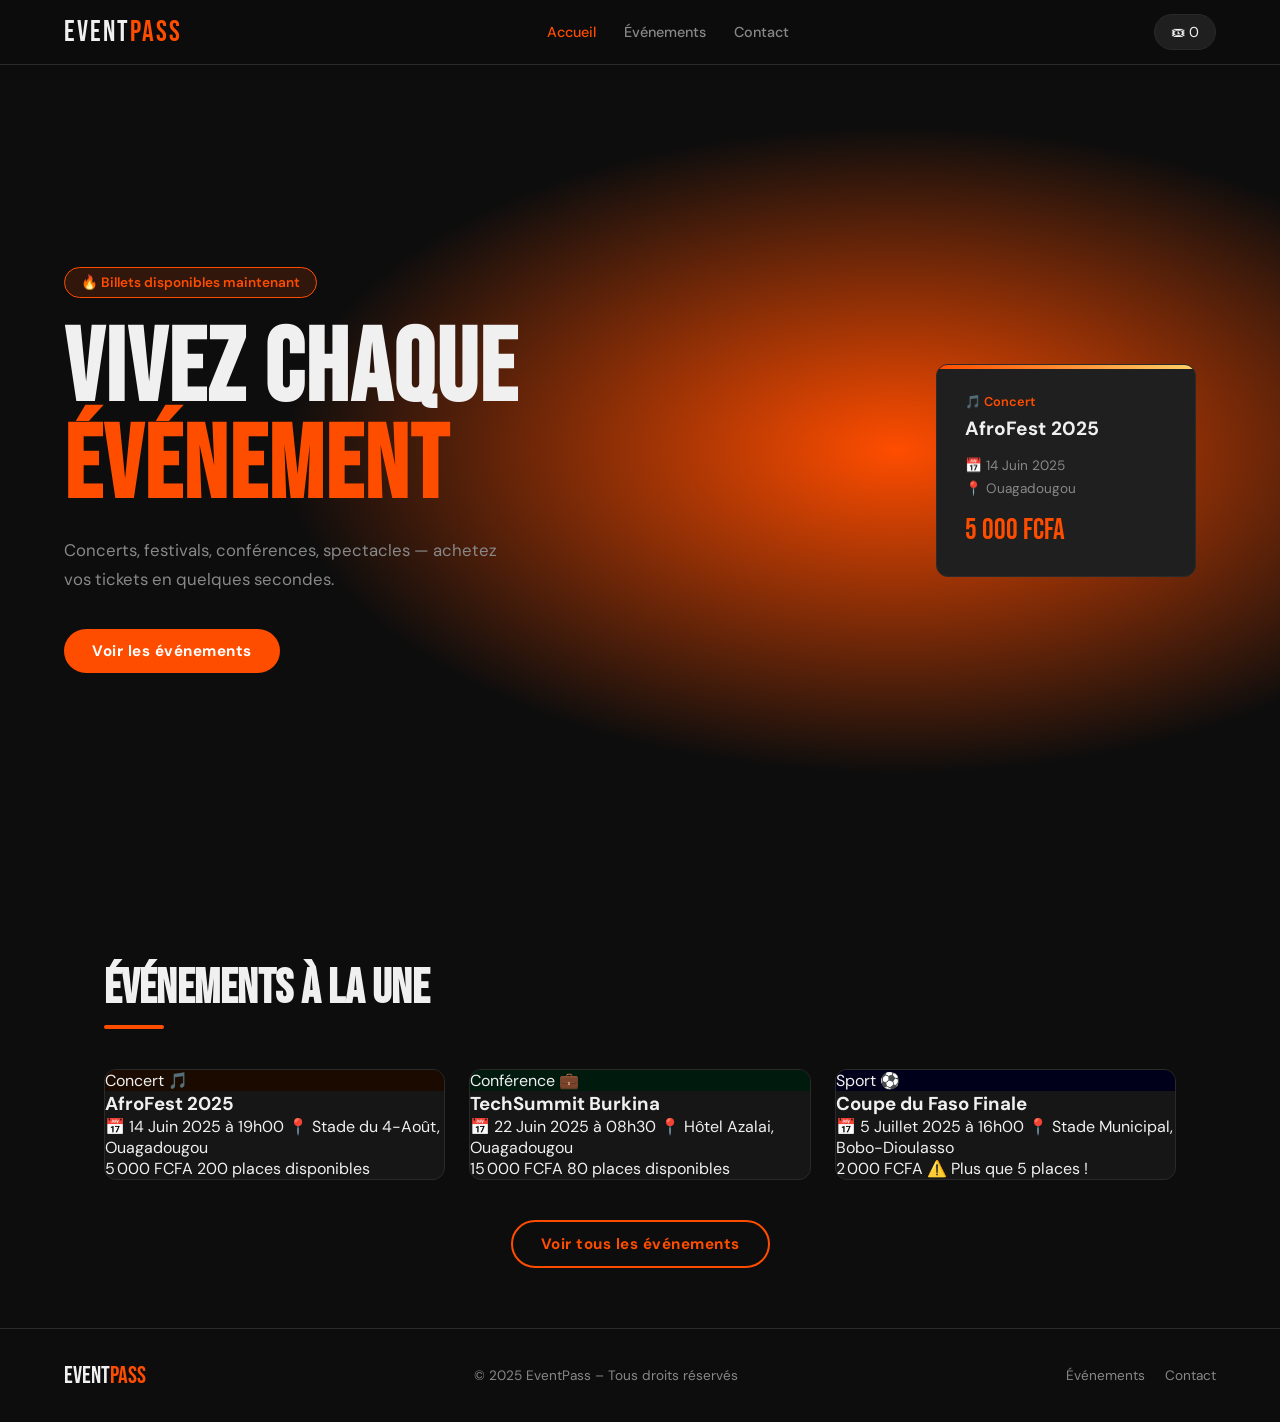
<file: index.html>
<!DOCTYPE html>
<html lang="fr">
<head>
  <meta charset="UTF-8" />
  <meta name="viewport" content="width=device-width, initial-scale=1.0" />
  <title>EventPass – Achetez vos tickets en ligne</title>
  <link rel="stylesheet" href="css/style.css" />
  <link rel="preconnect" href="https://fonts.googleapis.com" />
  <link href="https://fonts.googleapis.com/css2?family=Bebas+Neue&family=DM+Sans:wght@300;400;500;700&display=swap" rel="stylesheet" />
</head>
<body>

  <!-- ====== NAVBAR ====== -->
  <header class="navbar">
    <div class="navbar-logo">Event<span>Pass</span></div>
    <nav class="navbar-links">
      <a href="index.html" class="active">Accueil</a>
      <a href="events.html">Événements</a>
      <a href="contact.html">Contact</a>
    </nav>
    <button class="navbar-cart" id="cartBtn" aria-label="Panier" type="button">
      🎟 <span id="cartCount">0</span>
    </button>
    <button class="navbar-toggle" id="menuToggle" aria-label="Menu" type="button">☰</button>
  </header>

  <!-- ====== HERO ====== -->
  <section class="hero">
    <div class="hero-content">
      <p class="hero-tag">🔥 Billets disponibles maintenant</p>
      <h1 class="hero-title">Vivez chaque<br/><span>événement</span></h1>
      <p class="hero-sub">Concerts, festivals, conférences, spectacles — achetez vos tickets en quelques secondes.</p>
      <a href="events.html" class="btn btn-primary">Voir les événements</a>
    </div>
    <div class="hero-visual">
      <div class="ticket-card floating">
        <div class="ticket-card-top">
          <span class="ticket-card-cat">🎵 Concert</span>
          <strong>AfroFest 2025</strong>
        </div>
        <div class="ticket-card-info">
          <span>📅 14 Juin 2025</span>
          <span>📍 Ouagadougou</span>
        </div>
        <div class="ticket-card-price">5 000 FCFA</div>
      </div>
    </div>
  </section>

  <!-- ====== EVENTS PREVIEW ====== -->
  <section class="section events-preview" id="eventsSection">
    <h2 class="section-title">Événements à la une</h2>
    <div class="events-grid" id="eventsGrid">
      <!-- Filled by JS -->
    </div>
    <div class="section-cta">
      <a href="events.html" class="btn btn-outline">Voir tous les événements</a>
    </div>
  </section>

  <!-- ====== MODAL PANIER ====== -->
  <div class="modal-overlay" id="cartModal">
    <div class="modal">
      <button class="modal-close" id="closeCart" type="button">✕</button>
      <h2>🛒 Mon Panier</h2>
      <div id="cartItems" class="cart-items"></div>
      <div class="cart-total">
        Total : <strong id="cartTotal">0 FCFA</strong>
      </div>
      <button class="btn btn-primary" id="checkoutBtn" type="button">Procéder au paiement</button>
    </div>
  </div>

  <!-- ====== MODAL CONFIRMATION ====== -->
  <div class="modal-overlay" id="confirmModal">
    <div class="modal modal-confirm">
      <div class="confirm-icon">✅</div>
      <h2>Commande confirmée !</h2>
      <p>Votre ticket a été réservé avec succès.<br/>Un e-mail de confirmation vous sera envoyé.</p>
      <button class="btn btn-primary" id="closeConfirm" type="button">Retour à l'accueil</button>
    </div>
  </div>

  <!-- ====== FOOTER ====== -->
  <footer class="footer">
    <div class="footer-brand">Event<span>Pass</span></div>
    <p>© 2025 EventPass – Tous droits réservés</p>
    <div class="footer-links">
      <a href="events.html">Événements</a>
      <a href="contact.html">Contact</a>
    </div>
  </footer>

  <script src="js/data.js"></script>
  <script src="js/cart.js"></script>
  <script src="js/app.js"></script>
</body>
</html>
</file>
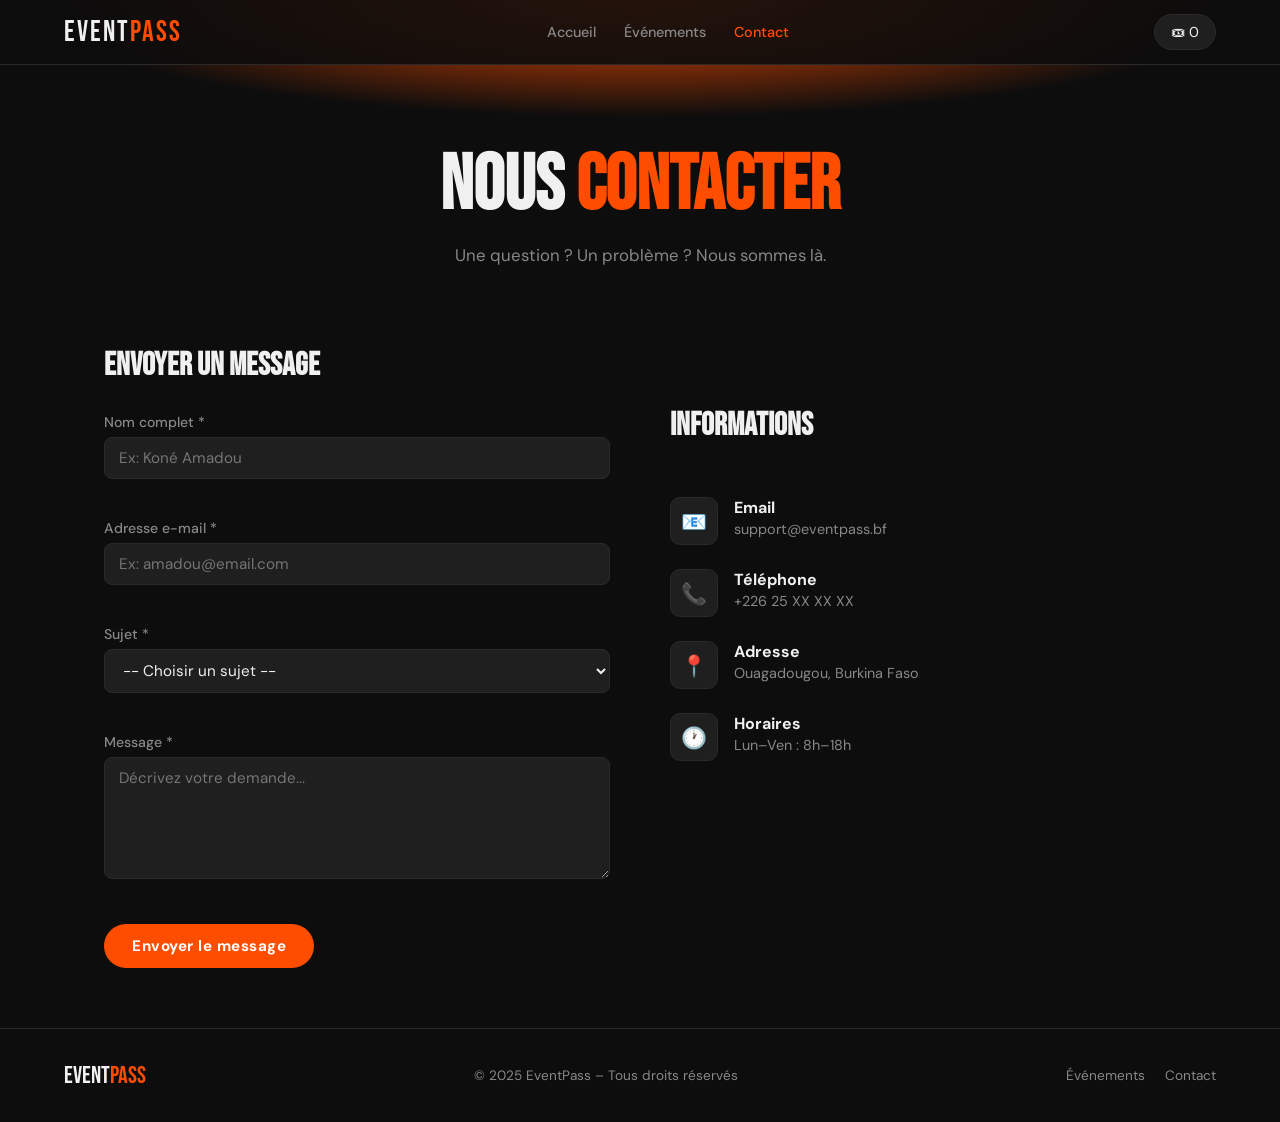
<file: contact.html>
<!DOCTYPE html>
<html lang="fr">
<head>
  <meta charset="UTF-8" />
  <meta name="viewport" content="width=device-width, initial-scale=1.0" />
  <title>Contact – EventPass</title>
  <link rel="stylesheet" href="css/style.css" />
  <link rel="preconnect" href="https://fonts.googleapis.com" />
  <link href="https://fonts.googleapis.com/css2?family=Bebas+Neue&family=DM+Sans:wght@300;400;500;700&display=swap" rel="stylesheet" />
</head>
<body>

  <header class="navbar">
    <div class="navbar-logo"><a href="index.html">Event<span>Pass</span></a></div>
    <nav class="navbar-links">
      <a href="index.html">Accueil</a>
      <a href="events.html">Événements</a>
      <a href="contact.html" class="active">Contact</a>
    </nav>
    <button class="navbar-cart" id="cartBtn" aria-label="Panier" type="button">
      🎟 <span id="cartCount">0</span>
    </button>
    <button class="navbar-toggle" id="menuToggle" aria-label="Menu" type="button">☰</button>
  </header>

  <section class="page-header">
    <h1>Nous <span>Contacter</span></h1>
    <p>Une question ? Un problème ? Nous sommes là.</p>
  </section>

  <section class="section contact-section">
    <div class="contact-grid">
      <!-- FORMULAIRE -->
      <div class="contact-form-wrap">
        <h2>Envoyer un message</h2>
        <div class="contact-form" id="contactForm">
          <div class="form-group">
            <label for="name">Nom complet *</label>
            <input type="text" id="name" placeholder="Ex: Koné Amadou" />
            <span class="form-error" id="nameError"></span>
          </div>
          <div class="form-group">
            <label for="email">Adresse e-mail *</label>
            <input type="email" id="email" placeholder="Ex: amadou@email.com" />
            <span class="form-error" id="emailError"></span>
          </div>
          <div class="form-group">
            <label for="subject">Sujet *</label>
            <select id="subject">
              <option value="">-- Choisir un sujet --</option>
              <option value="ticket">Problème de ticket</option>
              <option value="paiement">Problème de paiement</option>
              <option value="event">Proposer un événement</option>
              <option value="autre">Autre</option>
            </select>
            <span class="form-error" id="subjectError"></span>
          </div>
          <div class="form-group">
            <label for="message">Message *</label>
            <textarea id="message" rows="5" placeholder="Décrivez votre demande..."></textarea>
            <span class="form-error" id="messageError"></span>
          </div>
          <button class="btn btn-primary" id="sendBtn" type="button">Envoyer le message</button>
          <div class="form-success" id="formSuccess" style="display:none;">
            ✅ Votre message a bien été envoyé ! Nous vous répondrons sous 24h.
          </div>
        </div>
      </div>

      <!-- INFOS -->
      <div class="contact-info">
        <h2>Informations</h2>
        <div class="contact-info-item">
          <div class="contact-info-icon">📧</div>
          <div>
            <strong>Email</strong>
            <p>support@eventpass.bf</p>
          </div>
        </div>
        <div class="contact-info-item">
          <div class="contact-info-icon">📞</div>
          <div>
            <strong>Téléphone</strong>
            <p>+226 25 XX XX XX</p>
          </div>
        </div>
        <div class="contact-info-item">
          <div class="contact-info-icon">📍</div>
          <div>
            <strong>Adresse</strong>
            <p>Ouagadougou, Burkina Faso</p>
          </div>
        </div>
        <div class="contact-info-item">
          <div class="contact-info-icon">🕐</div>
          <div>
            <strong>Horaires</strong>
            <p>Lun–Ven : 8h–18h</p>
          </div>
        </div>
      </div>
    </div>
  </section>

  <footer class="footer">
    <div class="footer-brand">Event<span>Pass</span></div>
    <p>© 2025 EventPass – Tous droits réservés</p>
    <div class="footer-links">
      <a href="events.html">Événements</a>
      <a href="contact.html">Contact</a>
    </div>
  </footer>

  <script src="js/data.js"></script>
  <script src="js/cart.js"></script>
  <script src="js/contact.js"></script>
</body>
</html>
</file>
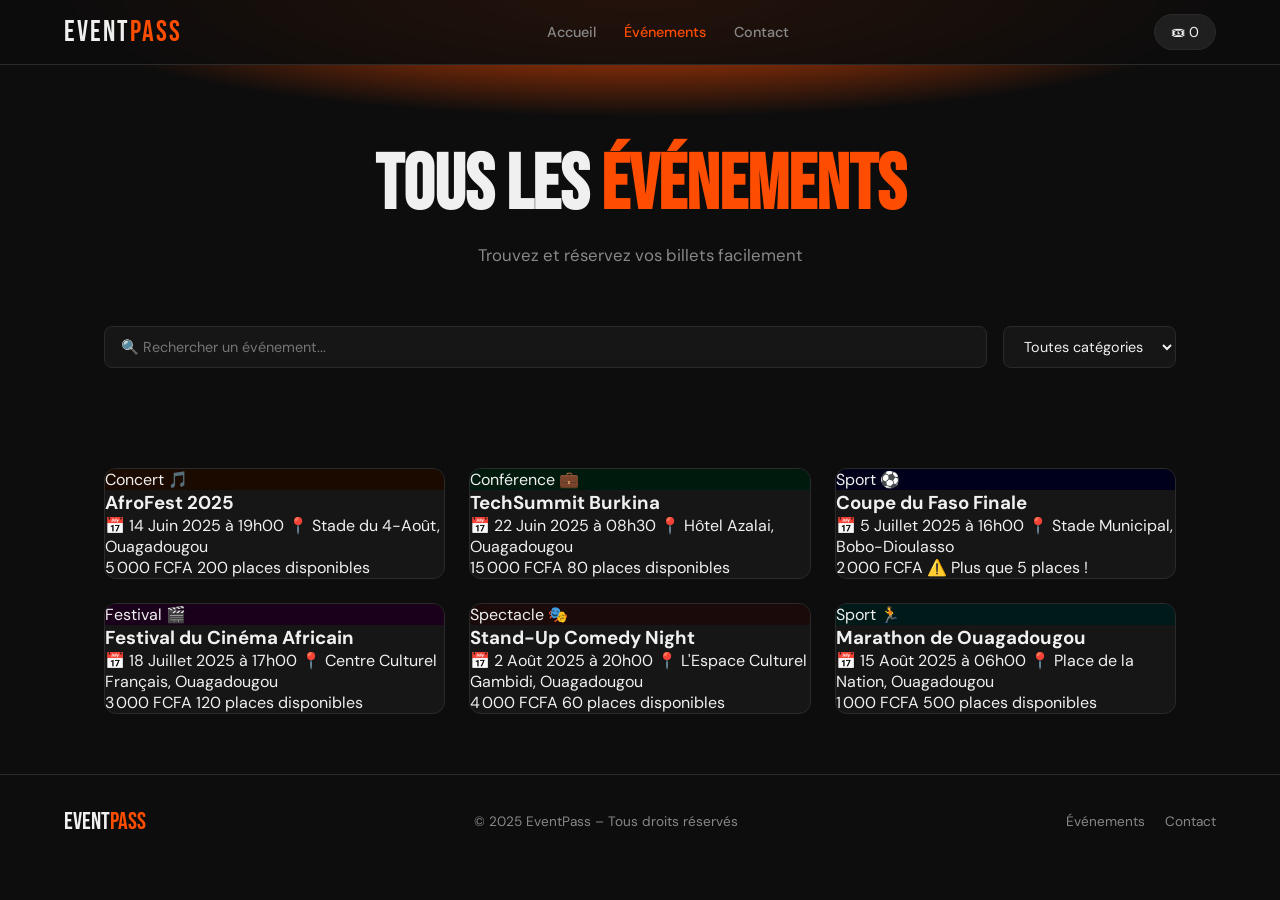
<file: events.html>
<!DOCTYPE html>
<html lang="fr">
<head>
  <meta charset="UTF-8" />
  <meta name="viewport" content="width=device-width, initial-scale=1.0" />
  <title>Événements – EventPass</title>
  <link rel="stylesheet" href="css/style.css" />
  <link rel="preconnect" href="https://fonts.googleapis.com" />
  <link href="https://fonts.googleapis.com/css2?family=Bebas+Neue&family=DM+Sans:wght@300;400;500;700&display=swap" rel="stylesheet" />
</head>
<body>

  <header class="navbar">
    <div class="navbar-logo"><a href="index.html">Event<span>Pass</span></a></div>
    <nav class="navbar-links">
      <a href="index.html">Accueil</a>
      <a href="events.html" class="active">Événements</a>
      <a href="contact.html">Contact</a>
    </nav>
    <button class="navbar-cart" id="cartBtn" aria-label="Panier" type="button">
      🎟 <span id="cartCount">0</span>
    </button>
    <button class="navbar-toggle" id="menuToggle" aria-label="Menu" type="button">☰</button>
  </header>

  <section class="page-header">
    <h1>Tous les <span>Événements</span></h1>
    <p>Trouvez et réservez vos billets facilement</p>
  </section>

  <!-- FILTRES -->
  <section class="filters section">
    <div class="filters-row">
      <input type="text" id="searchInput" class="filters-search" placeholder="🔍 Rechercher un événement..." />
      <select id="categoryFilter" class="filters-select">
        <option value="">Toutes catégories</option>
        <option value="Concert">🎵 Concert</option>
        <option value="Festival">🎪 Festival</option>
        <option value="Conférence">💼 Conférence</option>
        <option value="Sport">⚽ Sport</option>
        <option value="Spectacle">🎭 Spectacle</option>
      </select>
    </div>
  </section>

  <!-- LISTE ÉVÉNEMENTS -->
  <section class="section">
    <div class="events-grid" id="eventsGrid">
      <!-- Filled by JS -->
    </div>
    <p id="noResult" class="no-result" style="display:none;">Aucun événement trouvé.</p>
  </section>

  <!-- MODAL DÉTAIL -->
  <div class="modal-overlay" id="detailModal">
    <div class="modal modal-detail">
      <button class="modal-close" id="closeDetail" type="button">✕</button>
      <div id="detailContent"></div>
    </div>
  </div>

  <!-- MODAL PANIER -->
  <div class="modal-overlay" id="cartModal">
    <div class="modal">
      <button class="modal-close" id="closeCart" type="button">✕</button>
      <h2>🛒 Mon Panier</h2>
      <div id="cartItems" class="cart-items"></div>
      <div class="cart-total">Total : <strong id="cartTotal">0 FCFA</strong></div>
      <button class="btn btn-primary" id="checkoutBtn" type="button">Procéder au paiement</button>
    </div>
  </div>

  <!-- MODAL CONFIRMATION -->
  <div class="modal-overlay" id="confirmModal">
    <div class="modal modal-confirm">
      <div class="confirm-icon">✅</div>
      <h2>Commande confirmée !</h2>
      <p>Votre ticket a été réservé avec succès.<br/>Un e-mail de confirmation vous sera envoyé.</p>
      <button class="btn btn-primary" id="closeConfirm" type="button">Retour à l'accueil</button>
    </div>
  </div>

  <footer class="footer">
    <div class="footer-brand">Event<span>Pass</span></div>
    <p>© 2025 EventPass – Tous droits réservés</p>
    <div class="footer-links">
      <a href="events.html">Événements</a>
      <a href="contact.html">Contact</a>
    </div>
  </footer>

  <script src="js/data.js"></script>
  <script src="js/cart.js"></script>
  <script src="js/events.js"></script>
</body>
</html>
</file>
<file: css/style.css>
/* =========================================
   EventPass – style.css
   ========================================= */

/* ---------- VARIABLES ---------- */
:root {
  --primary: #ff4d00;
  --primary-dark: #cc3d00;
  --accent: #ffd166;
  --bg: #0d0d0d;
  --bg2: #161616;
  --bg3: #1f1f1f;
  --text: #f0f0f0;
  --text-muted: #888;
  --border: #2a2a2a;
  --radius: 12px;
  --font-display: 'Bebas Neue', sans-serif;
  --font-body: 'DM Sans', sans-serif;
  --transition: 0.25s ease;
}

/* ---------- RESET ---------- */
*, *::before, *::after {
  box-sizing: border-box; margin: 0; padding: 0; 
}

html { 
  scroll-behavior: smooth; 
}

body {
  font-family: var(--font-body);
  background: var(--bg);
  color: var(--text);
  min-height: 100vh;
  overflow-x: hidden;
}

a { 
  color: inherit; text-decoration: none; 
}

img { 
  max-width: 100%; display: block; 
}

button { 
  cursor: pointer; font-family: inherit; border: none; 
}

/* ---------- UTILITIES ---------- */
.section { 
  padding: 60px 5%; max-width: 1200px; margin: 0 auto; 
}

.section-title {
  font-family: var(--font-display);
  font-size: clamp(2rem, 4vw, 3rem);
  color: var(--text);
  margin-bottom: 40px;
  position: relative;
}

.section-title::after {
  content: '';
  display: block;
  width: 60px;
  height: 4px;
  background: var(--primary);
  margin-top: 8px;
  border-radius: 2px;
}

.section-cta { 
  text-align: center; margin-top: 40px; 
}

/* ---------- BUTTONS ---------- */
.btn {
  display: inline-block;
  padding: 12px 28px;
  border-radius: 50px;
  font-weight: 700;
  font-size: 0.95rem;
  transition: var(--transition);
  letter-spacing: 0.5px;
}

.btn-primary {
  background: var(--primary);
  color: #fff;
}

.btn-primary:hover {
  background: var(--primary-dark);
  transform: translateY(-2px);
  box-shadow: 0 8px 24px rgb(255,77,0);
}

.btn-outline {
  border: 2px solid var(--primary);
  color: var(--primary);
  background: transparent;
}

.btn-outline:hover {
  background: var(-primary);
  color: #fff;
  transform: translateY(-2px);
}

/* ---------- NAVBAR ---------- */
.navbar {
  position: fixed;
  top: 0; left: 0; right: 0;
  z-index: 100;
  display: flex;
  align-items: center;
  justify-content: space-between;
  padding: 14px 5%;
  background: rgb(13,13,13,0.9);
  backdrop-filter: blur(12px);
  border-bottom: 1px solid var(--border);
}

.navbar-logo {
  font-family: var(--font-display);
  font-size: 1.8rem;
  letter-spacing: 2px;
  color: var(--text);
}

.navbar-logo span, .navbar-logo a span { 
  color: var(--primary); 
}

.navbar-logo a { 
  color: var(--text); 
}

.navbar-links { 
  display: flex; gap: 28px; 
}

.navbar-links a {
  font-size: 0.9rem;
  font-weight: 500;
  color: var(--text-muted);
  transition: color var(--transition);
}

.navbar-links a:hover,
.navbar-links a.active { 
  color: var(--primary); 
}

.navbar-cart {
  background: var(--bg3);
  color: var(--text);
  border: 1px solid var(--border);
  border-radius: 50px;
  padding: 8px 16px;
  font-size: 0.9rem;
  transition: var(--transition);
}

.navbar-cart:hover { 
  background: var(--primary); border-color: var(--primary); 
}

.navbar-toggle { 
  display: none; 
  background: none; 
  color: var(--text); 
  font-size: 1.4rem; 
}

/* ---------- HERO ---------- */
.hero {
  min-height: 100vh;
  display: flex;
  align-items: center;
  justify-content: space-between;
  padding: 100px 5% 60px;
  gap: 40px;
  background: radial-gradient(ellipse 80% 60% at 70% 50%, rgb(255,77,0) 0%, transparent 60%);
}

.hero-content { 
  flex: 1; max-width: 580px; 
}

.hero-tag {
  display: inline-block;
  background: rgb(255,77,0,0.15);
  border: 1px solid rgb(255,77,0);
  color: var(--primary);
  border-radius: 50px;
  padding: 6px 16px;
  font-size: 0.85rem;
  font-weight: 600;
  margin-bottom: 24px;
}

.hero-title {
  font-family: var(--font-display);
  font-size: clamp(3.5rem, 8vw, 7rem);
  line-height: 0.95;
  letter-spacing: 2px;
  margin-bottom: 20px;
}

.hero-title span { 
  color: var(--primary); 
}

.hero-sub {
  color: var(--text-muted);
  font-size: 1.05rem;
  line-height: 1.7;
  margin-bottom: 36px;
  max-width: 460px;
}

.hero-visual {
  flex: 0 0 300px;
  display: flex;
  align-items: center;
  justify-content: center;
}

/* ---------- TICKET CARD (hero) ---------- */
.ticket-card {
  background: var(--bg3);
  border: 1px solid var(--border);
  border-radius: var(--radius);
  padding: 28px;
  width: 260px;
  position: relative;
  overflow: hidden;
}

.ticket-card::before {
  content: '';
  position: absolute;
  top: 0; left: 0; right: 0;
  height: 4px;
  background: linear-gradient(90deg, var(--primary), var(--accent));
}

.ticket-card-top { 
  margin-bottom: 16px; 
}

.ticket-card-cat {
  display: block;
  font-size: 0.8rem;
  color: var(--primary);
  font-weight: 600;
  margin-bottom: 6px;
}

.ticket-card-top strong { 
  font-size: 1.2rem; 
}

.ticket-card-info { 
  display: flex; 
  flex-direction: column; 
  gap: 6px; 
  font-size: 0.85rem; 
  color: var(--text-muted); 
  margin-bottom: 16px; 
}

.ticket-card-price { 
  font-family: var(--font-display); 
  font-size: 1.8rem; 
  color: var(--primary); 
}

.floating { 
  animation: float 4s ease-in-out infinite; 
}

@keyframes float {
  0%, 100% { transform: translateY(0); }
  50% { transform: translateY(-16px); }
}

/* ---------- EVENTS GRID ---------- */
.events-grid {
  display: grid;
  grid-template-columns: repeat(auto-fill, minmax(280px, 1fr));
  gap: 24px;
}

/* ---------- EVENT CARD ---------- */
.event-card {
  background: var(--bg2);
  border: 1px solid var(--border);
  border-radius: var(--radius);
  overflow: hidden;
  transition: transform var(--transition), box-shadow var(--transition), border-color var(--transition);
  cursor: pointer;
}

.event-card:hover {
  transform: translateY(-6px);
  box-shadow: 0 16px 40px rgb(0,0,0);
  border-color: var(--primary);
}

.event-card-banner {
  height: 160px;
  display: flex;
  align-items: center;
  justify-content: center;
  font-size: 3.5rem;
  position: relative;
}

.event-card-cat-badge {
  position: absolute;
  top: 12px; left: 12px;
  background: rgb(0,0,0);
  border: 1px solid var(--border);
  border-radius: 50px;
  padding: 4px 12px;
  font-size: 0.75rem;
  font-weight: 600;
  color: var(--text);
}

.event-card-body { 
  padding: 20px; 
}

.event-card-title { 
  font-size: 1.1rem; 
  font-weight: 700; 
  margin-bottom: 12px; 
}

.event-card-meta { 
  font-size: 0.82rem; 
  color: var(--text-muted); 
  display: flex; 
  flex-direction: column; 
  gap: 4px; 
  margin-bottom: 16px; 
}

.event-card-footer { 
  display: flex; 
  align-items: center; 
  justify-content: space-between; 
}

.event-card-price { 
  font-family: var(--font-display); 
  font-size: 1.4rem; 
  color: var(--primary); 
}

.event-card-stock { 
  font-size: 0.78rem; 
  color: var(--text-muted); 
}

.event-card-stock.low { 
  color: #f59e0b; 
}

/* ---------- PAGE HEADER ---------- */
.page-header {
  padding: 140px 5% 60px;
  text-align: center;
  background: radial-gradient(ellipse 80% 60% at 50% 0%, rgb(255,77,0) 0%, transparent 60%);
}

.page-header h1 {
  font-family: var(--font-display);
  font-size: clamp(3rem, 6vw, 5rem);
  margin-bottom: 12px;
}

.page-header h1 span { 
  color: var(--primary); 
}

.page-header p { 
  color: var(--text-muted); 
  font-size: 1.05rem; 
}

/* ---------- FILTERS ---------- */
.filters { 
  padding: 0 5% 40px; 
}

.filters-row { 
  display: flex; 
  gap: 16px; 
  flex-wrap: wrap; 
}

.filters-search,
.filters-select {
  background: var(--bg2);
  border: 1px solid var(--border);
  border-radius: 8px;
  color: var(--text);
  padding: 10px 16px;
  font-family: inherit;
  font-size: 0.9rem;
  transition: border-color var(--transition);
  outline: none;
}

.filters-search { 
  flex: 1; 
  min-width: 220px; 
}

.filters-search:focus,
.filters-select:focus { 
  border-color: var(--primary); 
}

.filters-select option { 
  background: var(--bg2); 
}

.no-result { 
  text-align: center; 
  color: var(--text-muted); 
  padding: 60px; 
  font-size: 1.1rem; 
}

/* ---------- MODAL ---------- */
.modal-overlay {
  position: fixed;
  inset: 0;
  background: rgb(0,0,0);
  backdrop-filter: blur(6px);
  z-index: 200;
  display: none;
  align-items: center;
  justify-content: center;
  padding: 20px;
}

.modal-overlay.active { 
  display: flex; 
}

.modal {
  background: var(--bg2);
  border: 1px solid var(--border);
  border-radius: var(--radius);
  padding: 32px;
  max-width: 480px;
  width: 100%;
  position: relative;
  animation: slideUp 0.3s ease;
  max-height: 90vh;
  overflow-y: auto;
}

.modal-detail { 
  max-width: 560px; 
}

.modal h2 { 
  font-family: var(--font-display); 
  font-size: 1.8rem; 
  margin-bottom: 20px; 
}

.modal-close {
  position: absolute;
  top: 16px; right: 16px;
  background: var(--bg3);
  border: 1px solid var(--border);
  color: var(--text);
  border-radius: 50%;
  width: 32px; height: 32px;
  font-size: 0.9rem;
  transition: var(--transition);
}

.modal-close:hover { 
  background: var(--primary); 
  border-color: var(--primary); 
}

@keyframes slide-up {
  from { 
    opacity: 0; 
    transform: translateY(30px); 
  }

  to   { 
    opacity: 1; 
    transform: translateY(0); 
  }
}

/* CART */
.cart-items { 
  display: flex; 
  flex-direction: column; 
  gap: 12px; 
  margin-bottom: 20px; 
}

.cart-item {
  display: flex;
  align-items: center;
  justify-content: space-between;
  background: var(--bg3);
  border-radius: 8px;
  padding: 12px 16px;
  gap: 12px;
}

.cart-item-name { 
  flex: 1; 
  font-weight: 500; 
  font-size: 0.9rem; 
}

.cart-item-qty { 
  display: flex; 
  align-items: center; 
  gap: 8px; 
}

.cart-item-qty button {
  background: var(--bg);
  border: 1px solid var(--border);
  color: var(--text);
  width: 26px; height: 26px;
  border-radius: 6px;
  font-size: 1rem;
  transition: var(--transition);
}

.cart-item-qty button:hover { 
  background: var(--primary); 
  border-color: var(--primary); 
}

.cart-item-qty span { 
  width: 20px; 
  text-align: center; 
  font-weight: 700; 
}

.cart-item-price { 
  color: var(--primary); 
  font-weight: 700; 
  font-size: 0.95rem; 
  white-space: nowrap; 
}

.cart-item-remove { 
  background: none; 
  color: var(--text-muted); 
  font-size: 1.1rem; 
  transition: color var(--transition); 
}

.cart-item-remove:hover { 
  color: #ef4444; 
}

.cart-total {
  text-align: right;
  font-size: 1rem;
  color: var(--text-muted);
  margin-bottom: 20px;
}

.cart-total strong { 
  color: var(--primary); 
  font-size: 1.2rem; 
  margin-left: 8px; 
}

.cart-empty { 
  text-align: center; 
  color: var(--text-muted); 
  padding: 30px 0; 
  font-size: 1rem; 
}

/* MODAL CONFIRM */
.modal-confirm { 
  text-align: center; 
}

.confirm-icon { 
  font-size: 4rem; 
  margin-bottom: 16px; 
}

.modal-confirm h2 { 
  margin-bottom: 12px; 
}

.modal-confirm p { 
  color: var(--text-muted); 
  margin-bottom: 24px; 
  line-height: 1.7; 
}

/* MODAL DETAIL */
.detail-banner {
  height: 160px;
  border-radius: 8px;
  display: flex;
  align-items: center;
  justify-content: center;
  font-size: 5rem;
  margin-bottom: 20px;
}

.detail-title { 
  font-family: var(--font-display); 
  font-size: 2rem; 
  margin-bottom: 8px; 
}

.detail-meta { 
  color: var(--text-muted); 
  font-size: 0.9rem; 
  display: flex; 
  flex-direction: column; 
  gap: 6px; 
  margin-bottom: 20px; 
}

.detail-desc { 
  color: var(--text-muted); 
  line-height: 1.7; 
  margin-bottom: 20px; 
  font-size: 0.95rem; 
}

.detail-price { 
  font-family: var(--font-display); 
  font-size: 2.5rem; 
  color: var(--primary); 
  margin-bottom: 20px; 
}

.detail-footer { 
  display: flex; 
  align-items: center; 
  gap: 16px; 
  flex-wrap: wrap; 
}

.qty-control { 
  display: flex; 
  align-items: center;
  gap: 10px; 
}

.qty-control button {
  background: var(--bg3);
  border: 1px solid var(--border);
  color: var(--text);
  width: 36px; height: 36px;
  border-radius: 8px;
  font-size: 1.1rem;
  transition: var(--transition);
}

.qty-control button:hover { 
  background: var(--primary); 
  border-color: var(--primary); 
}

.qty-control span { 
  font-size: 1.1rem; 
  font-weight: 700; 
  min-width: 28px; 
  text-align: center; 
}

/* ---------- CONTACT ---------- */
.contact-section { 
  padding-top: 20px; 
}

.contact-grid { 
  display: grid; 
  grid-template-columns: 1fr 1fr; 
  gap: 60px; 
}

.contact-form-wrap h2,
.contact-info h2 {
  font-family: var(--font-display);
  font-size: 2rem;
  margin-bottom: 28px;
  color: var(--text);
}

.form-group { 
  margin-bottom: 20px; 
}

.form-group label { 
  display: block; 
  font-size: 0.88rem; 
  color: var(--text-muted); 
  margin-bottom: 6px; 
  font-weight: 500; 
}

.form-group input,
.form-group textarea,
.form-group select {
  width: 100%;
  background: var(--bg3);
  border: 1px solid var(--border);
  border-radius: 8px;
  color: var(--text);
  padding: 10px 14px;
  font-family: inherit;
  font-size: 0.95rem;
  transition: border-color var(--transition);
  outline: none;
}

.form-group input:focus,
.form-group textarea:focus,
.form-group select:focus { 
  border-color: var(--primary); 
}

.form-group select option { 
  background: var(--bg2); 
}

.form-group textarea { 
  resize: vertical; 
}

.form-error { 
  display: block; 
  color: #ef4444; 
  font-size: 0.8rem; 
  margin-top: 4px; 
  min-height: 16px; 
}

.form-success {
  background: rgb(34,197,94);
  border: 1px solid rgb(34,197,94);
  color: #4ade80;
  border-radius: 8px;
  padding: 14px;
  margin-top: 16px;
  font-size: 0.9rem;
}

.contact-info { 
  display: flex; 
  flex-direction: column; 
  gap: 24px; 
  padding-top: 60px; 
}

.contact-info-item { 
  display: flex; 
  gap: 16px; 
  align-items: flex-start; 
}

.contact-info-icon {
  width: 48px; height: 48px;
  background: var(--bg3);
  border: 1px solid var(--border);
  border-radius: 10px;
  display: flex; align-items: center; justify-content: center;
  font-size: 1.3rem;
  flex-shrink: 0;
}

.contact-info-item strong { 
  display: block; 
  margin-bottom: 2px; 
}

.contact-info-item p { 
  color: var(--text-muted); 
  font-size: 0.9rem; 
}

/* ---------- FOOTER ---------- */
.footer {
  border-top: 1px solid var(--border);
  padding: 32px 5%;
  text-align: center;
  color: var(--text-muted);
  font-size: 0.85rem;
  display: flex;
  align-items: center;
  justify-content: space-between;
  flex-wrap: wrap;
  gap: 16px;
}

.footer-brand {
  font-family: var(--font-display);
  font-size: 1.5rem;
  color: var(--text);
}

.footer-brand span { 
  color: var(--primary); 
}

.footer-links { 
  display: flex; 
  gap: 20px; 
}

.footer-links a { 
  transition: color var(--transition); 
}

.footer-links a:hover { 
  color: var(--primary); 
}

/* ---------- TOAST ---------- */
.toast {
  position: fixed;
  bottom: 30px;
  right: 30px;
  background: var(--bg3);
  border: 1px solid var(--primary);
  border-radius: 10px;
  padding: 14px 20px;
  font-size: 0.9rem;
  font-weight: 500;
  color: var(--text);
  z-index: 300;
  animation: toastIn 0.3s ease;
  pointer-events: none;
}

@keyframes toast-in {
  from { 
    opacity: 0; 
    transform: translateY(20px); 
  }

  to   { 
    opacity: 1; 
    transform: translateY(0); 
  }
}

/* ---------- RESPONSIVE ---------- */
@media (width <= 900px) {
  .hero { 
    flex-direction: column; 
    text-align: center; 
    padding-top: 100px; 
  }

  .hero-sub { 
    margin: 0 auto 36px; 
  }

  .contact-grid { 
    grid-template-columns: 1fr; 
  }

  .contact-info { 
    padding-top: 0; 
  }
}

@media (width <= 640px) {
  .navbar-links { 
    display: none; 
  }

  .navbar-links.open {
    display: flex;
    flex-direction: column;
    position: absolute;
    top: 60px; left: 0; right: 0;
    background: var(--bg2);
    padding: 20px 5%;
    border-bottom: 1px solid var(--border);
    gap: 16px;
    z-index: 99;
  }

  .navbar-toggle { 
    display: block; 
  }

  .hero-visual { 
    display: none; 
  }

  .footer { 
    flex-direction: column; 
    text-align: center; 
  }

  .filters-row { 
    flex-direction: column; 
  }
}
</file>
